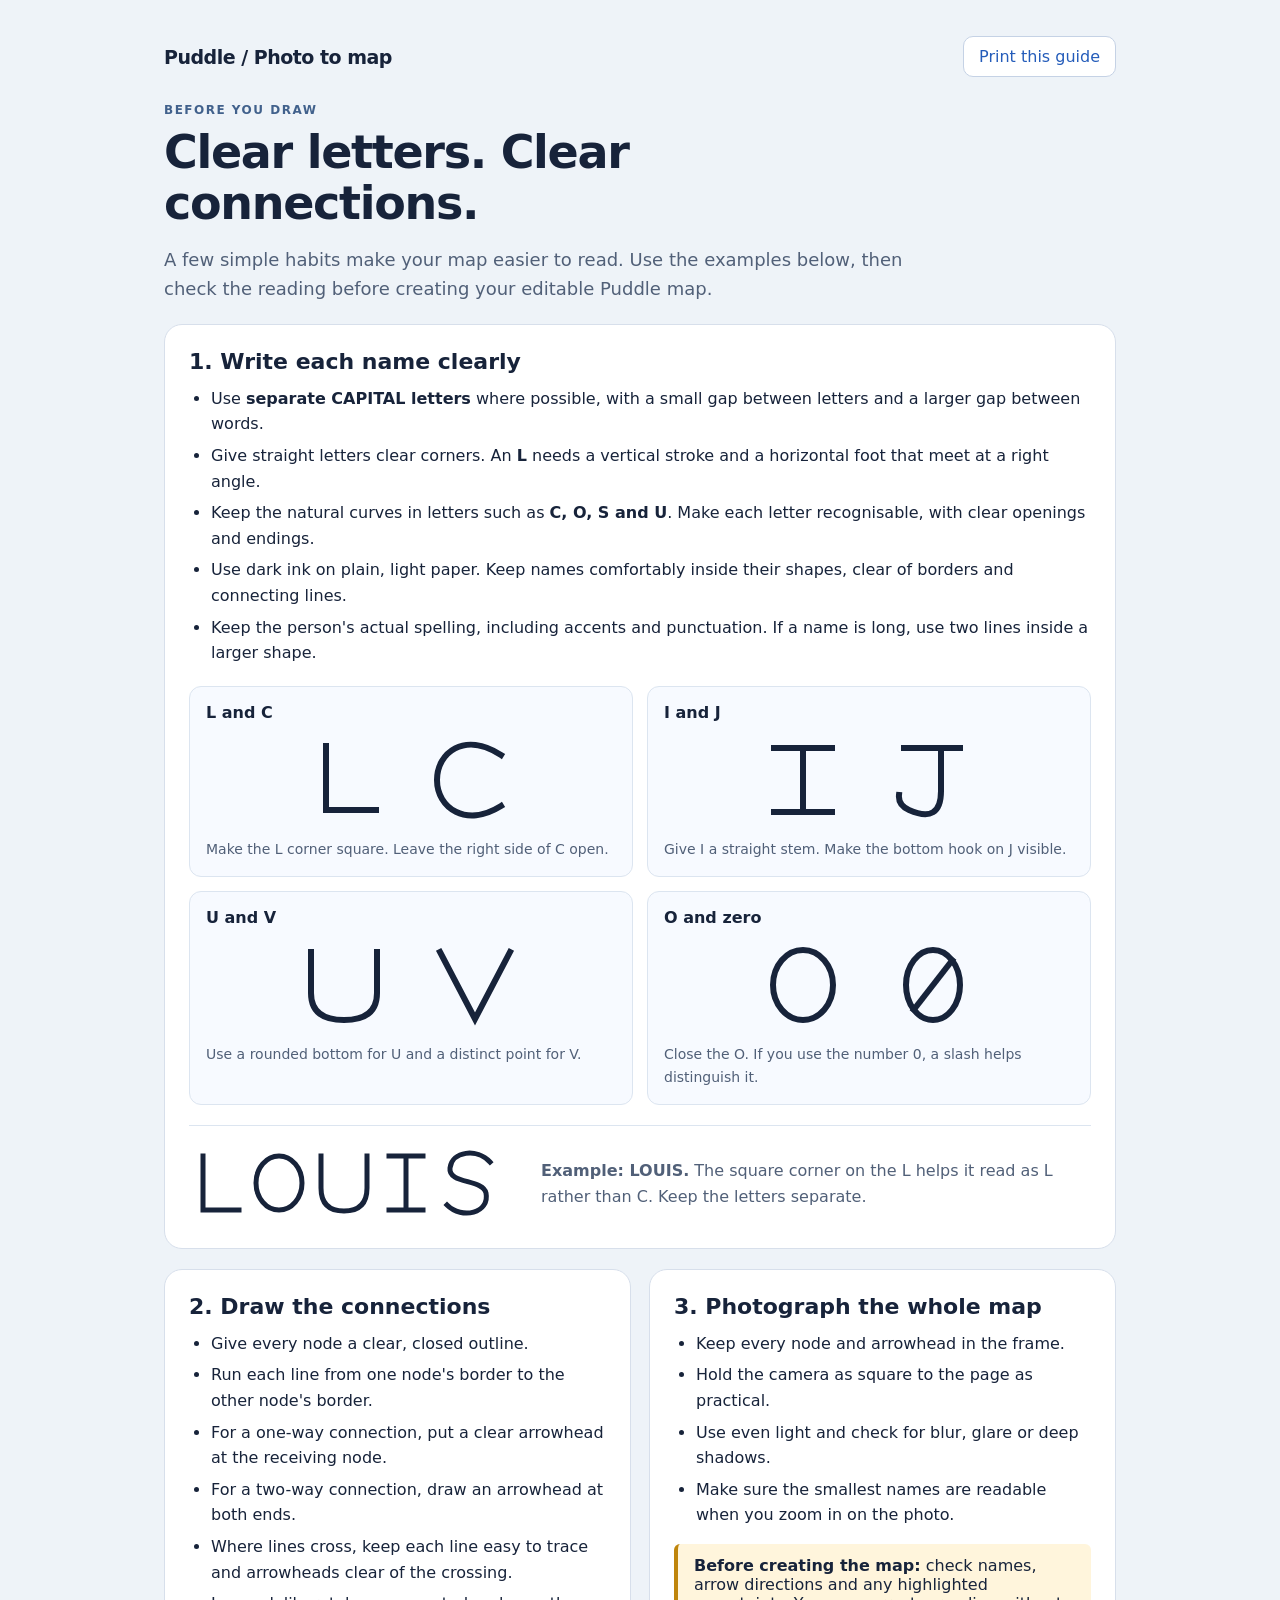
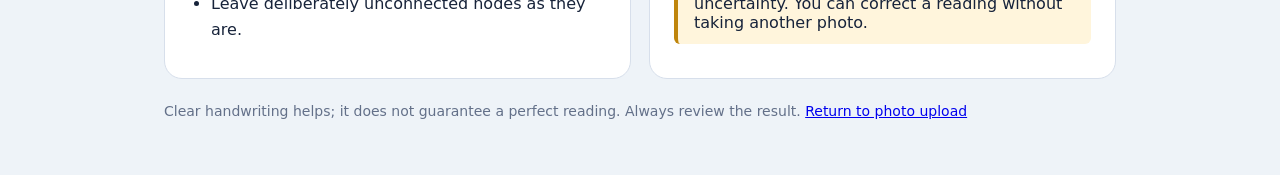
<file: hand-drawn-map-guide.html>
<!doctype html>
<html lang="en">
<head>
<meta charset="utf-8">
<meta name="viewport" content="width=device-width,initial-scale=1">
<title>Puddle · Drawing and handwriting guide</title>
<style>
:root{font-family:Inter,ui-sans-serif,system-ui,-apple-system,sans-serif;color:#17233a;background:#eef3f8}*{box-sizing:border-box}body{margin:0}main{max-width:1000px;margin:auto;padding:36px 24px 56px}header{display:flex;align-items:center;justify-content:space-between;gap:16px;margin-bottom:26px}.brand{font-weight:800;font-size:19px;letter-spacing:-.5px}button,a.action{font:inherit;color:#245cba;background:white;border:1px solid #c5d2e5;padding:10px 15px;border-radius:10px;text-decoration:none;cursor:pointer}.eyebrow{font-size:12px;text-transform:uppercase;letter-spacing:1.5px;font-weight:800;color:#41618c}h1{font-size:clamp(30px,5vw,46px);line-height:1.1;letter-spacing:-1.3px;margin:10px 0 16px;max-width:760px}.intro{font-size:18px;color:#516078;max-width:740px;line-height:1.6}section{background:#fff;border:1px solid #d7dfeb;border-radius:18px;padding:24px;margin-top:20px}h2{font-size:22px;margin:0 0 12px}p,li{line-height:1.6}ul{padding-left:22px;margin:12px 0}li+li{margin-top:6px}.letters{display:grid;grid-template-columns:repeat(2,minmax(0,1fr));gap:14px;margin-top:20px}.example{background:#f7faff;border:1px solid #dce5f0;border-radius:12px;padding:16px}.example h3{margin:0;font-size:16px}.example p{margin:4px 0 0;color:#516078;font-size:14px}.example svg{display:block;width:100%;height:100px;margin:8px 0;color:#17233a}.word{display:flex;align-items:center;gap:22px;flex-wrap:wrap;border-top:1px solid #dce5f0;padding-top:18px;margin-top:20px}.word svg{max-width:330px;width:100%;height:80px}.word p{flex:1;min-width:200px;margin:0;color:#516078}.tip{background:#fff5dc;border-left:4px solid #bf850b;padding:12px 16px;margin-top:16px;border-radius:6px}.steps{display:grid;grid-template-columns:1fr 1fr;gap:18px}.steps section{margin-top:20px}footer{margin-top:24px;color:#637089;font-size:14px}@media(max-width:620px){main{padding:22px 16px 36px}section{padding:18px}.letters,.steps{grid-template-columns:1fr}header{align-items:flex-start}h1{letter-spacing:-.7px}}@media print{@page{size:A4;margin:12mm}:root{background:white}main{padding:0;max-width:none}header{margin-bottom:12px}header button,footer a{display:none}h1{font-size:30px}.intro{font-size:14px}section{padding:14px;margin-top:12px;break-inside:avoid}.letters{gap:8px;margin-top:12px}.example{padding:10px}.example svg{height:70px}.word{margin-top:12px;padding-top:12px}.steps{gap:12px}p,li{font-size:12px}h2{font-size:18px}footer{font-size:11px}}
</style>
</head>
<body>
<main>
<header><span class="brand">Puddle / Photo to map</span><button type="button" onclick="window.print()">Print this guide</button></header>
<div class="eyebrow">Before you draw</div>
<h1>Clear letters. Clear connections.</h1>
<p class="intro">A few simple habits make your map easier to read. Use the examples below, then check the reading before creating your editable Puddle map.</p>
<section aria-labelledby="writing-title">
<h2 id="writing-title">1. Write each name clearly</h2>
<ul>
<li>Use <strong>separate CAPITAL letters</strong> where possible, with a small gap between letters and a larger gap between words.</li>
<li>Give straight letters clear corners. An <strong>L</strong> needs a vertical stroke and a horizontal foot that meet at a right angle.</li>
<li>Keep the natural curves in letters such as <strong>C, O, S and U</strong>. Make each letter recognisable, with clear openings and endings.</li>
<li>Use dark ink on plain, light paper. Keep names comfortably inside their shapes, clear of borders and connecting lines.</li>
<li>Keep the person's actual spelling, including accents and punctuation. If a name is long, use two lines inside a larger shape.</li>
</ul>
<div class="letters">
<div class="example"><h3>L and C</h3><svg viewBox="0 0 280 100" role="img" aria-label="An L with a square corner and a horizontal foot, beside a C with a clear open right side"><g fill="none" stroke="currentColor" stroke-width="6" stroke-linecap="square" stroke-linejoin="miter"><path d="M55 16 V80 H105"/><path d="M230 25 C193 1 166 23 166 50 C166 78 195 98 230 76"/></g></svg><p>Make the L corner square. Leave the right side of C open.</p></div>
<div class="example"><h3>I and J</h3><svg viewBox="0 0 280 100" role="img" aria-label="A capital I with a straight stem and bars at top and bottom, beside a J with a visible bottom hook"><g fill="none" stroke="currentColor" stroke-width="6" stroke-linecap="square"><path d="M45 18 H103 M74 18 V82 M45 82 H103"/><path d="M175 18 H231 M212 18 V61 Q212 94 180 80 Q169 75 170 65"/></g></svg><p>Give I a straight stem. Make the bottom hook on J visible.</p></div>
<div class="example"><h3>U and V</h3><svg viewBox="0 0 280 100" role="img" aria-label="A U with a curved bottom, beside a V with a pointed bottom"><g fill="none" stroke="currentColor" stroke-width="6" stroke-linecap="square" stroke-linejoin="miter"><path d="M40 17 V58 Q40 85 73 85 Q106 85 106 58 V17"/><path d="M169 17 L204 84 L239 17"/></g></svg><p>Use a rounded bottom for U and a distinct point for V.</p></div>
<div class="example"><h3>O and zero</h3><svg viewBox="0 0 280 100" role="img" aria-label="A closed letter O beside the digit zero with a diagonal slash"><g fill="none" stroke="currentColor" stroke-width="6"><ellipse cx="74" cy="50" rx="30" ry="35"/><ellipse cx="204" cy="50" rx="27" ry="35"/><path d="M183 77 L225 23"/></g></svg><p>Close the O. If you use the number 0, a slash helps distinguish it.</p></div>
</div>
<div class="word"><svg viewBox="0 0 320 80" role="img" aria-label="LOUIS written as separate capital letters, starting with an angular L"><g fill="none" stroke="currentColor" stroke-width="5" stroke-linecap="square" stroke-linejoin="miter"><path d="M9 12 V66 H45"/><ellipse cx="85" cy="39" rx="23" ry="27"/><path d="M127 12 V44 Q127 67 150 67 Q173 67 173 44 V12"/><path d="M195 12 H229 M212 12 V66 M195 66 H229"/><path d="M296 18 C283 4 258 7 256 24 C254 40 289 35 292 49 C296 69 268 76 253 61"/></g></svg><p><strong>Example: LOUIS.</strong> The square corner on the L helps it read as L rather than C. Keep the letters separate.</p></div>
</section>
<div class="steps">
<section><h2>2. Draw the connections</h2><ul><li>Give every node a clear, closed outline.</li><li>Run each line from one node's border to the other node's border.</li><li>For a one-way connection, put a clear arrowhead at the receiving node.</li><li>For a two-way connection, draw an arrowhead at both ends.</li><li>Where lines cross, keep each line easy to trace and arrowheads clear of the crossing.</li><li>Leave deliberately unconnected nodes as they are.</li></ul></section>
<section><h2>3. Photograph the whole map</h2><ul><li>Keep every node and arrowhead in the frame.</li><li>Hold the camera as square to the page as practical.</li><li>Use even light and check for blur, glare or deep shadows.</li><li>Make sure the smallest names are readable when you zoom in on the photo.</li></ul><div class="tip"><strong>Before creating the map:</strong> check names, arrow directions and any highlighted uncertainty. You can correct a reading without taking another photo.</div></section>
</div>
<footer>Clear handwriting helps; it does not guarantee a perfect reading. Always review the result. <a href="image-to-map-prototype.html">Return to photo upload</a></footer>
</main>
</body>
</html>
</file>
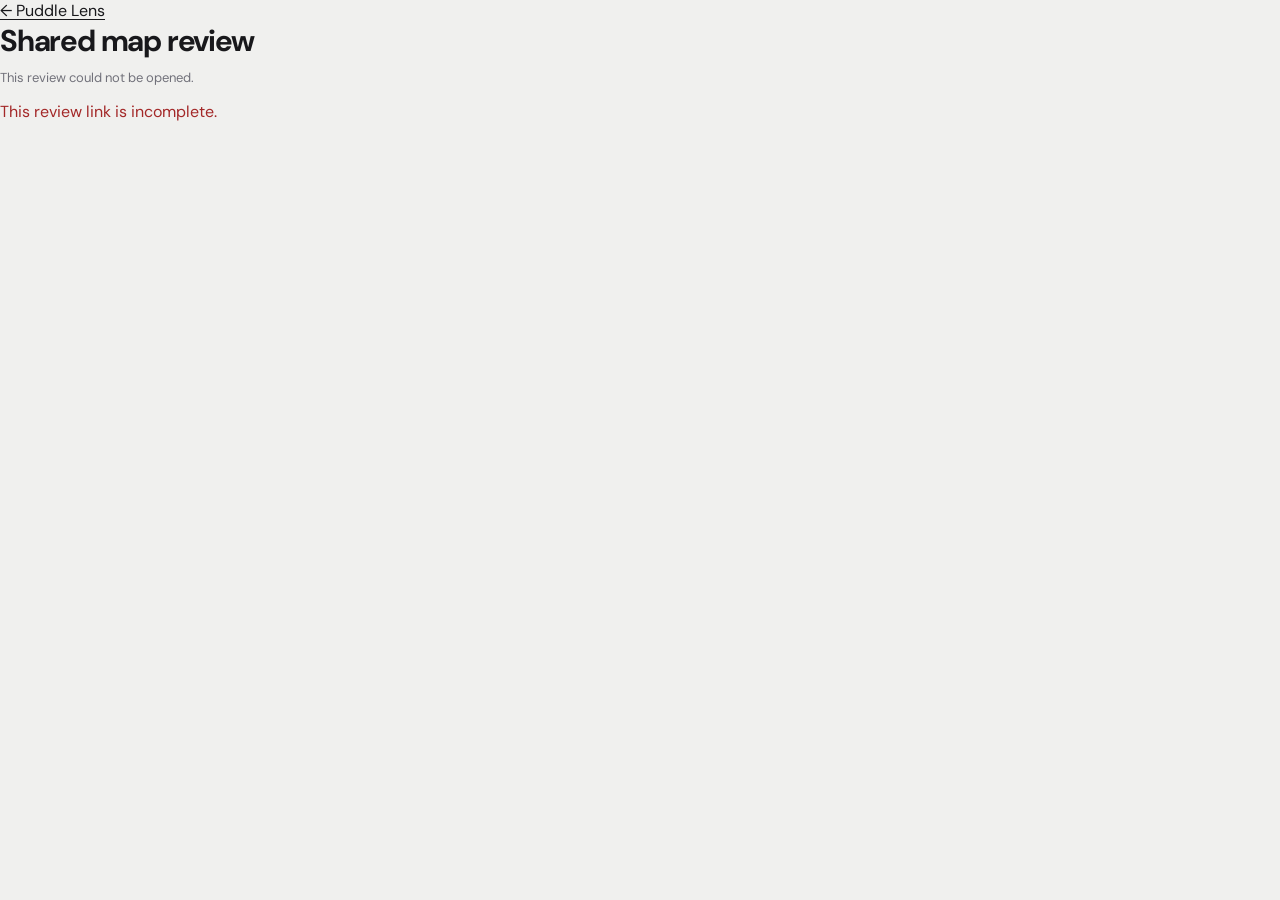
<file: lens/shared-review.html>
<!doctype html>
<html lang="en"><head><meta charset="utf-8"><meta name="viewport" content="width=device-width,initial-scale=1"><title>Shared photo map review · Puddl</title><link rel="stylesheet" href="/lens/lens.css"><style>main{max-width:1500px}.review-grid{display:grid;grid-template-columns:minmax(0,1.25fr) minmax(320px,.75fr);gap:24px;align-items:start}.picture{position:relative}.picture img{display:block;width:100%;height:auto}.overlay{position:absolute;inset:0;width:100%;height:100%;pointer-events:none}.side{min-width:0}.expired{border-left:4px solid #e05252}.list{max-height:420px;overflow:auto}@media(max-width:850px){.review-grid{grid-template-columns:1fr}}</style></head>
<body><main><a href="/lens/">← Puddle Lens</a><h1 id="title">Shared map review</h1><p id="summary" class="note">Opening the review…</p><div id="error" class="error hidden"></div><section id="review" class="review-grid hidden"><div class="picture"><img id="photo" alt="Hand-drawn network map"><svg id="overlay" class="overlay" viewBox="0 0 1000 1000" preserveAspectRatio="none"></svg></div><div class="side"><div id="warnings" class="warning hidden"></div><h2>Nodes</h2><div class="list"><table><thead><tr><th>#</th><th>Name</th><th>Shape</th><th>Reading</th></tr></thead><tbody id="nodes"></tbody></table></div><h2>Connections</h2><div class="list"><table><thead><tr><th>#</th><th>Connection</th><th>Reading</th></tr></thead><tbody id="edges"></tbody></table></div></div></section></main><script src="/lens/shared-review.js"></script></body></html>
</file>
<file: lens/lens.css>
@import url('https://fonts.googleapis.com/css2?family=DM+Sans:wght@400;500;600;700&display=swap');
:root{font-family:'DM Sans',system-ui,-apple-system,sans-serif;color:#18181b;background:#f0f0ee;--ink:#18181b;--muted:#71717a;--border:rgba(0,0,0,.1);--surface:#fff;--soft:#f4f4f5;--radius:12px;color-scheme:light}
*{box-sizing:border-box}body{margin:0}button,input,a{ -webkit-tap-highlight-color:transparent}button,input{font:inherit}button,.button{display:inline-flex;align-items:center;justify-content:center;gap:8px;min-height:46px;padding:11px 18px;border:1px solid transparent;border-radius:9px;background:var(--ink);color:white;font-weight:600;text-decoration:none;cursor:pointer}button.secondary,.button.secondary{color:var(--ink);background:var(--surface);border-color:var(--border)}button:disabled{opacity:.5;cursor:wait}button:focus-visible,a:focus-visible,input:focus-visible,summary:focus-visible{outline:3px solid #3b82f6;outline-offset:3px}a{color:inherit;text-underline-offset:3px}input:not([type=file]){width:100%;min-height:46px;border:1px solid #d4d4d8;border-radius:9px;padding:11px 12px;background:#fff;color:var(--ink)}label{display:block;font-weight:600;font-size:14px;margin:16px 0 6px}h1,h2,p{margin-top:0}h1{font-size:30px;letter-spacing:-.04em;margin-bottom:8px}h2{font-size:19px;letter-spacing:-.02em;margin-bottom:8px}p{line-height:1.55}.muted,.note{color:var(--muted)}.note{font-size:13px}.shell{max-width:560px;margin:auto;padding:24px 20px calc(32px + env(safe-area-inset-bottom))}.brand{display:flex;align-items:center;gap:10px;text-decoration:none;font-weight:700;letter-spacing:-.03em;font-size:19px}.brand svg{width:27px;height:27px}.header{display:flex;align-items:center;justify-content:space-between;gap:14px;margin-bottom:38px}.header button{min-height:40px;padding:8px 12px;font-size:13px}.card{background:var(--surface);border:1px solid var(--border);border-radius:var(--radius);padding:22px;margin:20px 0}.actions{display:flex;gap:10px;flex-wrap:wrap}.actions>*{flex:1}.stack{display:grid;gap:12px}.stack button{width:100%}.steps{display:flex;gap:20px;list-style:none;padding:0;margin:22px 0;color:var(--muted);font-size:13px}.steps li{display:flex;align-items:center;gap:7px}.steps span{display:inline-grid;place-items:center;width:22px;height:22px;border:1px solid var(--border);border-radius:50%;font-size:12px}.steps [aria-current=step]{color:var(--ink);font-weight:600}.steps [aria-current=step] span{background:var(--ink);color:#fff}.photo{display:block;width:100%;max-height:48svh;object-fit:contain;border-radius:8px;background:#f4f4f5}.photo-tools{display:flex;justify-content:space-between;gap:10px;margin:12px 0}.photo-tools button{font-size:13px;padding:8px 12px;min-height:40px}.message{margin:16px 0 0;line-height:1.5;font-size:14px;overflow-wrap:anywhere}.error{color:#a32828}.success-icon{width:44px;height:44px;background:#eef5e6;border:1px solid #d5e5c4;border-radius:50%;display:grid;place-items:center;font-size:24px;margin-bottom:16px}details{font-size:13px;color:var(--muted);line-height:1.6}summary{cursor:pointer;font-weight:500;color:var(--ink)}details p{margin:10px 0 0}.account{font-size:12px;color:var(--muted);overflow-wrap:anywhere}.footer{font-size:12px;color:var(--muted);line-height:1.6;margin-top:28px}.hidden,[hidden]{display:none!important}.inbox-shell{max-width:1060px}.inbox-head{display:flex;justify-content:space-between;align-items:center;gap:20px}.inbox-list{display:grid;grid-template-columns:repeat(auto-fill,minmax(240px,1fr));gap:16px;margin-top:22px}.inbox-item{margin:0;display:flex;flex-direction:column;gap:12px}.inbox-item h2{font-size:16px;overflow-wrap:anywhere;margin:0}.inbox-item .photo{height:180px;object-fit:contain}.inbox-item time{font-size:12px;color:var(--muted)}.inbox-item .button{margin-top:auto}.desktop-link{margin-top:20px;display:block;font-size:13px}.upload-progress{width:100%;accent-color:#18181b;margin-top:14px}@media(max-width:440px){.shell{padding:20px 16px 32px}.header{margin-bottom:30px}.card{padding:18px}.steps{gap:14px}.inbox-head{align-items:flex-start;flex-direction:column}.actions{gap:8px}}

.desktop-note{display:none}@media(max-width:760px){.review-link{display:none}.desktop-note{display:block}}

.install-panel:has(button[hidden]):has(p:empty){display:none}.install-panel{margin:-18px 0 24px}.install-panel p:empty{display:none}.install-panel button{width:100%}
.combine-bar{position:sticky;top:12px;z-index:4;display:flex;align-items:center;justify-content:space-between;gap:18px;margin:18px 0;padding:16px 18px;border:1px solid var(--border);border-radius:var(--radius);background:#fff;box-shadow:0 8px 24px #00000012}.combine-bar p{margin:4px 0 0}.approval-row{display:flex;align-items:center;gap:9px;margin-top:auto}.approval-row label{display:flex;align-items:center;gap:8px;margin:0;font-size:13px}.approval-row input{width:18px;height:18px;accent-color:#18181b}.approved-badge{display:inline-flex;align-items:center;width:max-content;padding:5px 9px;border-radius:999px;background:#eef5e6;color:#315d1f;font-size:12px;font-weight:700}.inbox-item.approved{border-color:#b9d3a8}.inbox-item.approved .review-link{margin-top:0}@media(max-width:620px){.combine-bar{position:static;align-items:stretch;flex-direction:column}.combine-bar button{width:100%}}
</file>
